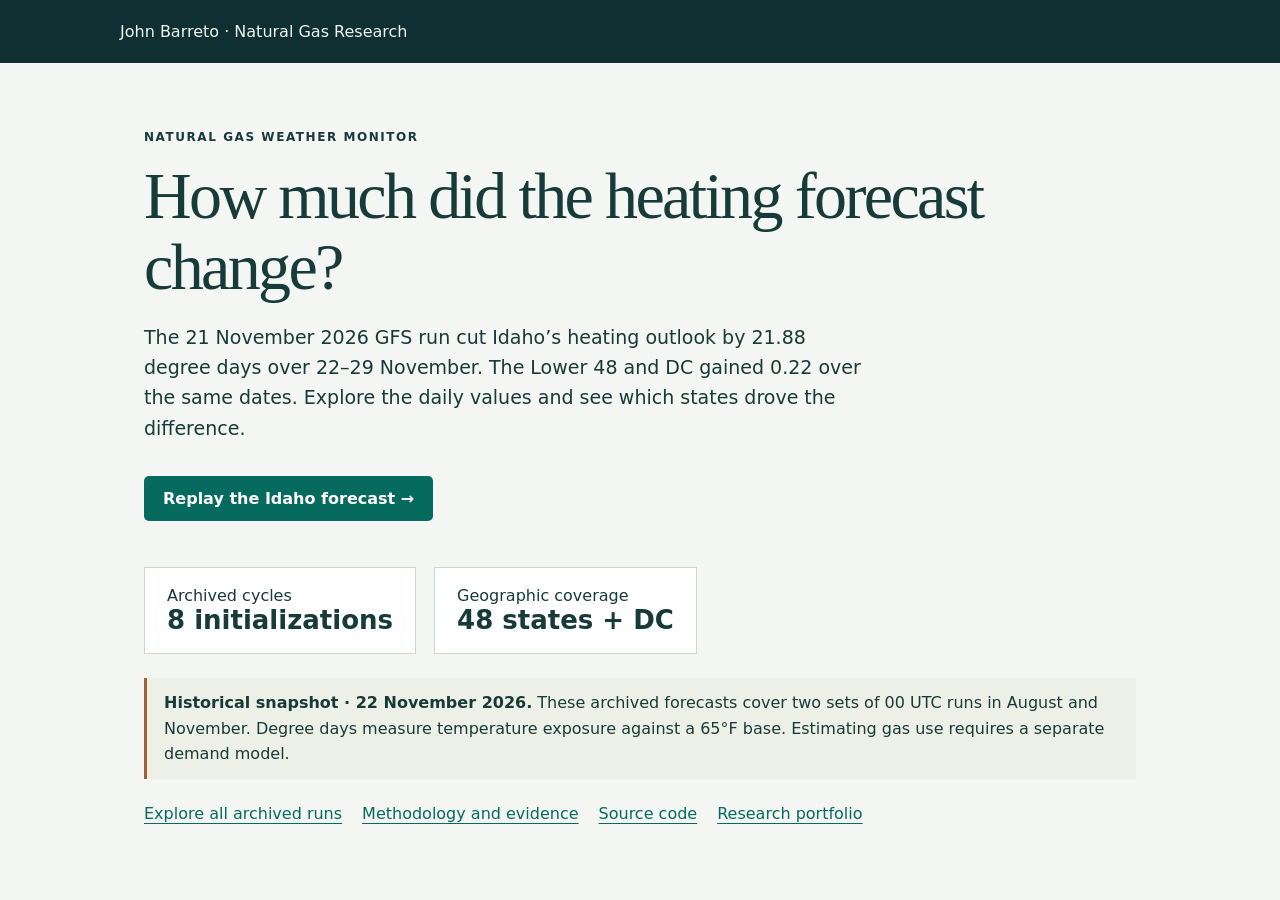
<file: index.html>
<!doctype html>
<html lang="en"><head><meta charset="utf-8"><meta name="viewport" content="width=device-width,initial-scale=1"><meta name="description" content="Compare archived GFS runs across identical valid dates and examine state-level heating and cooling exposure."><meta name="theme-color" content="#102f32"><title>Natural Gas Weather Monitor · John Barreto</title>
<style>:root{color-scheme:light;font-family:system-ui,sans-serif;color:#173b38;background:#f3f6f2}*{box-sizing:border-box}body{margin:0}header{padding:22px max(24px,calc((100% - 1040px)/2));background:#102f32;color:#edf7ee}header a{color:inherit}main{max-width:1040px;margin:auto;padding:55px 24px}.eyebrow{text-transform:uppercase;letter-spacing:.13em;font-size:12px;font-weight:700}h1{font:normal clamp(36px,6vw,66px)/1.08 Georgia,serif;letter-spacing:-.04em;margin:16px 0}.intro{font-size:19px;max-width:720px;line-height:1.6}a{color:#076a5e;text-underline-offset:4px}.open{display:inline-block;background:#076a5e;color:white;padding:13px 19px;border-radius:5px;font-weight:650;text-decoration:none;margin:14px 0 22px}.facts{display:flex;flex-wrap:wrap;gap:18px;margin:24px 0}.facts>div{border:1px solid #cbd8ce;padding:18px 22px;min-width:240px;background:white}strong{display:block;font-size:26px}.note{border-left:3px solid #a75d35;padding:12px 17px;line-height:1.6;background:#edf0e6}nav{display:flex;flex-wrap:wrap;gap:20px;margin-top:25px}:focus-visible{outline:3px solid #ad6138;outline-offset:4px}footer{margin-top:38px;color:#4e655e;font-size:14px}.skip{position:absolute;left:8px;top:-80px;background:white;padding:9px}.skip:focus{top:8px}</style></head>
<body><a class="skip" href="#main">Skip to project</a><header>John Barreto · Natural Gas Research</header><main id="main"><p class="eyebrow">Natural Gas Weather Monitor</p><h1>How much did the heating forecast change?</h1><p class="intro">The 21 November 2026 GFS run cut Idaho’s heating outlook by 21.88 degree days over 22–29 November. The Lower 48 and DC gained 0.22 over the same dates. Explore the daily values and see which states drove the difference.</p><a class="open" href="lab/weather/?earlier=2026-11-20T00:00:00Z&amp;later=2026-11-21T00:00:00Z&amp;metric=hdd&amp;region=ID">Replay the Idaho forecast →</a><div class="facts"><div><span>Archived cycles</span><strong>8 initializations</strong></div><div><span>Geographic coverage</span><strong>48 states + DC</strong></div></div><p class="note"><b>Historical snapshot · 22 November 2026.</b> These archived forecasts cover two sets of 00 UTC runs in August and November. Degree days measure temperature exposure against a 65°F base. Estimating gas use requires a separate demand model.</p><nav aria-label="Project resources"><a href="lab/weather/">Explore all archived runs</a><a href="https://github.com/NeuraX-JB/natural-gas-weather-monitor/blob/main/lab/weather/README.md">Methodology and evidence</a><a href="https://github.com/NeuraX-JB/natural-gas-weather-monitor">Source code</a><a href="https://github.com/NeuraX-JB">Research portfolio</a></nav></main></body></html>
</file>
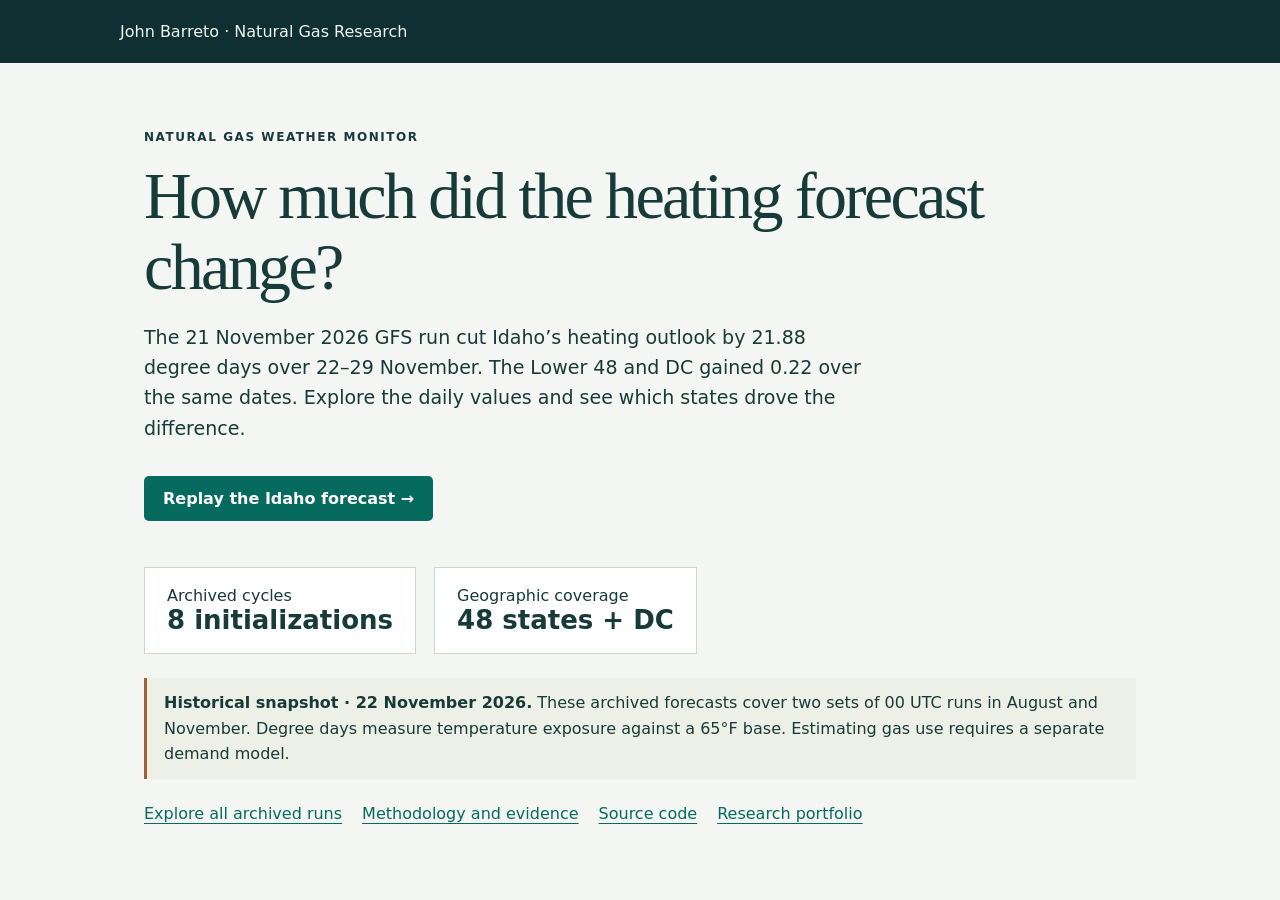
<file: lab/index.html>
<!doctype html><html lang="en"><head><meta charset="utf-8"><meta name="viewport" content="width=device-width,initial-scale=1"><meta http-equiv="refresh" content="0; url=../"><title>Project home</title></head><body><p><a href="../">Open the project home</a></p></body></html>
</file>
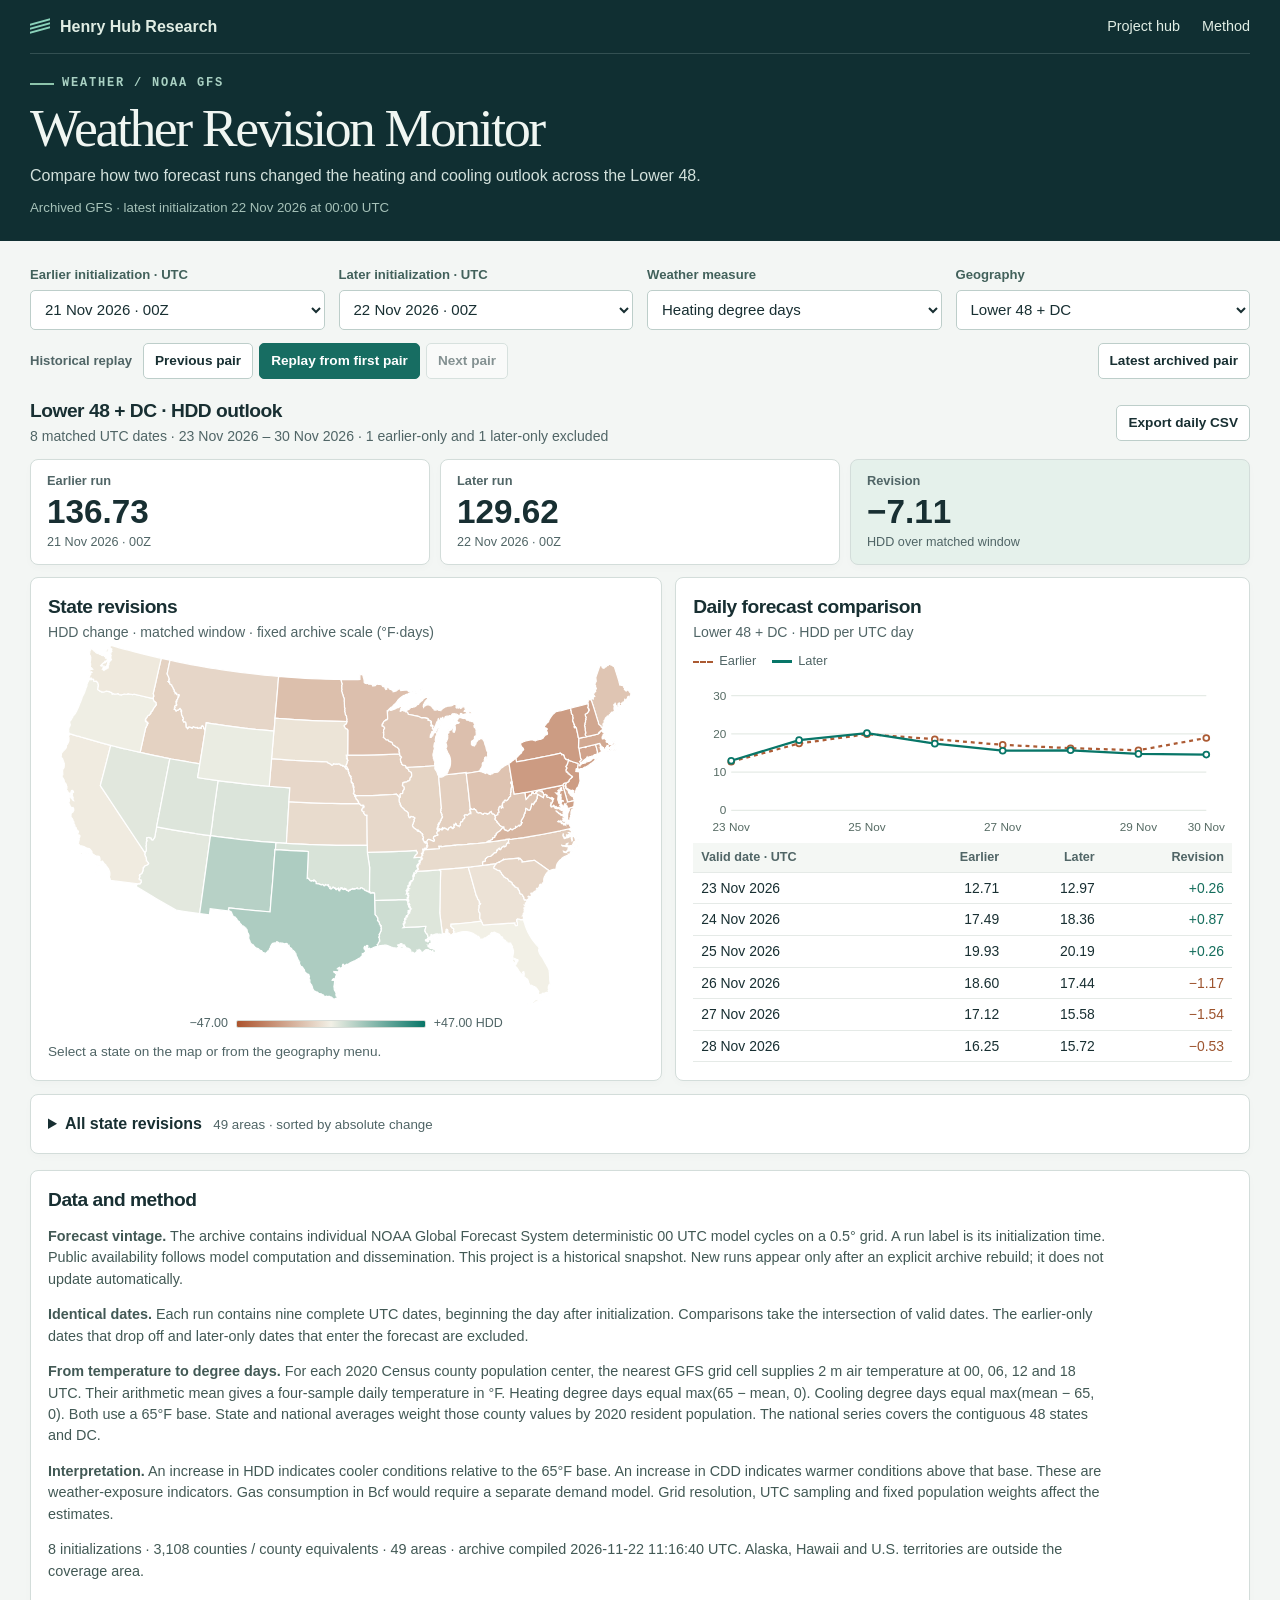
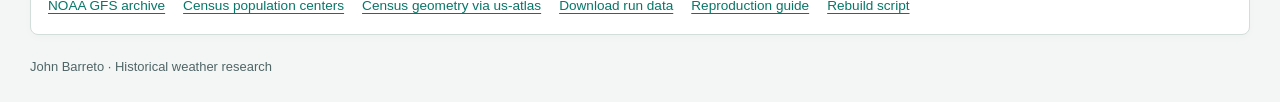
<file: lab/weather/index.html>
<!doctype html>
<html lang="en">
  <head>
    <meta charset="utf-8" />
    <meta name="viewport" content="width=device-width,initial-scale=1" />
    <title>Natural Gas Weather Revision Monitor | Henry Hub Research</title>
    <meta
      name="description"
      content="Compare archived NOAA GFS forecasts on identical dates. Explore population-weighted heating and cooling degree-day revisions by state."
    />
    <link rel="stylesheet" href="style.css" />
    <script defer src="engine.js"></script>
    <script defer src="app.js"></script>
  </head>
  <body>
    <a class="skip" href="#monitor">Skip to monitor</a>
    <header>
      <div class="mast wrap">
        <a href="../../" class="brand"
          ><span aria-hidden="true" class="brandmark"
            ><i></i><i></i><i></i></span
          >Henry Hub Research</a
        >
        <nav><a href="../../">Project hub</a><a href="#method">Method</a></nav>
      </div>
      <div class="hero wrap">
        <div class="kicker"><span></span> WEATHER / NOAA GFS</div>
        <h1>Weather Revision Monitor</h1>
        <p>
          Compare how two forecast runs changed the heating and cooling outlook
          across the Lower 48.
        </p>
        <div class="vintage" id="vintage">
          Loading archived model initialization times…
        </div>
      </div>
    </header>
    <main class="wrap" id="monitor">
      <noscript><p class="note">JavaScript is needed for interactive comparisons. You can <a href="runs.json">download the archived runs</a>, inspect the <a href="https://github.com/NeuraX-JB/natural-gas-weather-monitor/blob/main/lab/weather/README.md">methodology</a>, or use the source files locally.</p></noscript>
      <p id="link-warning" class="note" role="status" hidden></p>
      <section class="controlbox" aria-label="Select forecast runs">
        <div class="ctrl">
          <label for="earlier">Earlier initialization · UTC</label
          ><select disabled id="earlier"></select>
        </div>
        <div class="ctrl">
          <label for="later">Later initialization · UTC</label
          ><select disabled id="later"></select>
        </div>
        <div class="ctrl">
          <label for="metric">Weather measure</label
          ><select disabled id="metric">
            <option value="hdd">Heating degree days</option>
            <option value="cdd">Cooling degree days</option>
            <option value="both">Heating + cooling degree days</option>
          </select>
        </div>
        <div class="ctrl">
          <label for="region">Geography</label
          ><select disabled id="region"></select>
        </div>
      </section>
      <div class="replay">
        <span>Historical replay</span
        ><button id="back" disabled type="button">Previous pair</button
        ><button id="play" disabled type="button">Play replay</button
        ><button id="next" disabled type="button">Next pair</button
        ><button id="latest" disabled type="button">Latest archived pair</button>
      </div>
      <p id="message" role="status" hidden></p>
      <div id="content" hidden>
        <div class="summary-head">
          <div>
            <h2 id="headline" tabindex="-1">Matched outlook</h2>
            <p id="window"></p>
          </div>
          <button type="button" disabled id="csv">Export daily CSV</button>
        </div>
        <section
          class="stats"
          id="stats"
          aria-label="Matched degree-day totals"
        ></section>
        <section class="panels">
          <article class="panel">
            <div class="panelhead">
              <h2>State revisions</h2>
              <p id="mapcaption">Newer forecast minus earlier forecast</p>
            </div>
            <div class="map-wrap">
              <svg
                id="map"
                role="group"
                aria-label="Clickable map of state revisions"
              ></svg>
            </div>
            <div class="legend">
              <span id="low"></span><i aria-hidden="true"></i
              ><span id="high"></span>
            </div>
            <p class="note" id="mapnote"></p>
          </article>
          <article class="panel chartpanel">
            <div class="panelhead">
              <h2>Daily forecast comparison</h2>
              <p id="chartcaption"></p>
            </div>
            <div class="chartlegend">
              <span><b></b>Earlier</span><span><b></b>Later</span>
            </div>
            <div id="dailychart"></div>
            <div class="tablearea" tabindex="0" role="region" aria-label="Weather values, horizontally scrollable">
              <table>
                <thead>
                  <tr>
                    <th scope="col">Valid date · UTC</th>
                    <th scope="col">Earlier</th>
                    <th scope="col">Later</th>
                    <th scope="col">Revision</th>
                  </tr>
                </thead>
                <tbody id="dailytbody"></tbody>
              </table>
            </div>
          </article>
        </section>
        <details class="panel statetable">
          <summary>
            All state revisions
            <small>49 areas · sorted by absolute change</small>
          </summary>
          <div class="tablearea" tabindex="0" role="region" aria-label="Weather values, horizontally scrollable">
            <table>
              <thead>
                <tr>
                  <th scope="col">State / district</th>
                  <th scope="col">Earlier</th>
                  <th scope="col">Later</th>
                  <th scope="col">Revision</th>
                </tr>
              </thead>
              <tbody id="statetbody"></tbody>
            </table>
          </div>
        </details>
      </div>
      <section class="panel method" id="method">
        <h2>Data and method</h2>
        <p>
          <strong>Forecast vintage.</strong> The archive contains individual
          NOAA Global Forecast System deterministic 00 UTC model cycles on a
          0.5° grid. A run label is its initialization time. Public availability
          follows model computation and dissemination. This project is a historical snapshot. New runs appear only after an explicit archive rebuild; it does not update automatically.
        </p>
        <p>
          <strong>Identical dates.</strong> Each run contains nine complete UTC
          dates, beginning the day after initialization. Comparisons take the
          intersection of valid dates. The earlier-only dates that drop off and
          later-only dates that enter the forecast are excluded.
        </p>
        <p>
          <strong>From temperature to degree days.</strong> For each 2020 Census
          county population center, the nearest GFS grid cell supplies 2 m air
          temperature at 00, 06, 12 and 18 UTC. Their arithmetic mean gives a
          four-sample daily temperature in °F. Heating degree days equal max(65
          − mean, 0). Cooling degree days equal max(mean − 65, 0). Both use a
          65°F base. State and national averages weight those county values by
          2020 resident population. The national series covers the contiguous 48
          states and DC.
        </p>
        <p>
          <strong>Interpretation.</strong> An increase in HDD indicates cooler
          conditions relative to the 65°F base. An increase in CDD indicates
          warmer conditions above that base. These are weather-exposure
          indicators. Gas consumption in Bcf would require a separate demand
          model. Grid resolution, UTC sampling and fixed population weights
          affect the estimates.
        </p>
        <p id="coverage"></p>
        <div class="sources">
          <a href="https://registry.opendata.aws/noaa-gfs-bdp-pds/"
            >NOAA GFS archive</a
          ><a
            href="https://www.census.gov/geographies/reference-files/time-series/geo/centers-population.2020.html"
            >Census population centers</a
          ><a href="https://github.com/topojson/us-atlas"
            >Census geometry via us-atlas</a
          ><a href="runs.json" download>Download run data</a
          ><a href="README.md">Reproduction guide</a
          ><a href="research/build_runs.py" download>Rebuild script</a>
        </div>
      </section>
      <footer>John Barreto · Historical weather research</footer>
    </main>
  </body>
</html>
</file>
<file: lab/weather/style.css>
:root {
  color-scheme: light;
  --paper: #f3f6f4;
  --ink: #182f32;
  --muted: #506566;
  --rule: #d3ddda;
  --deep: #102f32;
  --teal: #087668;
  --amber: #ab5a32;
  --ui: "Inter", "Segoe UI", Arial, sans-serif;
}
* {
  box-sizing: border-box;
}
body {
  margin: 0;
  color: var(--ink);
  font: 16px/1.48 var(--ui);
  background: var(--paper);
}
a {
  color: var(--teal);
  text-underline-offset: 3px;
}
.skip {
  position: absolute;
  top: -80px;
  left: 0;
  background: white;
  padding: 9px;
  z-index: 2;
}
.skip:focus {
  top: 0;
}
.wrap {
  width: min(1220px, calc(100% - 48px));
  margin: auto;
}
header {
  background: var(--deep);
  color: #f0f6f2;
}
header a {
  color: #e0ede4;
  text-decoration: none;
}
.mast {
  display: flex;
  align-items: center;
  justify-content: space-between;
  min-height: 54px;
  border-bottom: 1px solid #335052;
}
.brand {
  font-weight: 700;
  display: flex;
  align-items: center;
  gap: 10px;
}
.brandmark {
  display: grid;
  gap: 2px;
  transform: skewY(-15deg);
}
.brandmark i {
  display: block;
  width: 20px;
  height: 2px;
  background: #8ad2ba;
}
.mast nav {
  display: flex;
  gap: 22px;
  font-size: 0.9rem;
}
.hero {
  padding: 22px 0 24px;
}
.kicker {
  font:
    650 0.75rem/1.3 ui-monospace,
    monospace;
  letter-spacing: 0.15em;
  color: #a9d1c3;
  display: flex;
  align-items: center;
  gap: 8px;
}
.kicker span {
  width: 24px;
  height: 2px;
  background: #8dc4ab;
}
.hero h1 {
  font:
    normal clamp(2.2rem, 4.2vw, 4.15rem) / 1.05 Georgia,
    "Times New Roman",
    serif;
  letter-spacing: -0.045em;
  margin: 8px 0;
}
.hero p {
  margin: 0;
  color: #d2e1dc;
  max-width: 780px;
}
.vintage {
  margin-top: 10px;
  color: #a6c2b9;
  font-size: 0.83rem;
}
.controlbox {
  padding-top: 24px;
  display: grid;
  grid-template-columns: repeat(4, minmax(0, 1fr));
  gap: 14px;
}
.ctrl {
  display: flex;
  flex-direction: column;
  gap: 5px;
}
.ctrl label {
  color: #42615b;
  font-size: 0.82rem;
  font-weight: 650;
}
select,
button {
  font: inherit;
  color: var(--ink);
  border: 1px solid #bdceca;
  border-radius: 5px;
  background: #fff;
}
select {
  font-size: 0.94rem;
  width: 100%;
  padding: 8px 30px 8px 10px;
  min-height: 40px;
}
.replay {
  display: flex;
  flex-wrap: wrap;
  gap: 6px;
  align-items: center;
  margin: 13px 0 20px;
}
.replay span {
  font-weight: 600;
  font-size: 0.82rem;
  color: var(--muted);
  margin-right: 5px;
}
button {
  cursor: pointer;
  font-size: 0.85rem;
  padding: 7px 11px;
  font-weight: 600;
}
button:hover {
  background: #e5f1ea;
  border-color: #96b8aa;
}
button:disabled {
  cursor: default;
  opacity: 0.5;
}
.replay #play {
  color: white;
  background: #176d62;
  border-color: #176d62;
}
.replay #latest {
  margin-left: auto;
}
select:focus-visible,
button:focus-visible,
a:focus-visible,
summary:focus-visible,
path:focus-visible {
  outline: 3px solid #d1935d;
  outline-offset: 3px;
}
h2 {
  margin: 0;
  font-size: 1.2rem;
  line-height: 1.25;
  letter-spacing: -0.025em;
}
.summary-head,
.panelhead {
  display: flex;
  justify-content: space-between;
  align-items: center;
  gap: 12px;
}
.summary-head,
.stats {
  margin-bottom: 12px;
}
.summary-head p,
.panelhead p {
  color: var(--muted);
  font-size: 0.88rem;
  margin: 3px 0 0;
}
.summary-head button {
  white-space: nowrap;
}
.stats {
  display: grid;
  grid-template-columns: repeat(3, minmax(0, 1fr));
  gap: 10px;
}
.stats article,
.panel {
  background: white;
  border: 1px solid var(--rule);
  border-radius: 8px;
  box-shadow: 0 3px 8px #0c322b05;
}
.stats article {
  padding: 12px 16px;
  display: flex;
  flex-direction: column;
  justify-content: center;
  gap: 2px;
}
.stats article:last-child {
  background: #e5f1eb;
}
.stats article small {
  font-size: 0.8rem;
  color: var(--muted);
  font-weight: 600;
}
.stats strong {
  font-size: clamp(1.55rem, 2.6vw, 2.35rem);
  font-variant-numeric: tabular-nums;
  line-height: 1.15;
}
.stats span {
  font-size: 0.79rem;
  color: var(--muted);
}
.panels {
  display: grid;
  grid-template-columns: 1.1fr 1fr;
  gap: 13px;
  align-items: stretch;
}
.panel {
  padding: 17px;
  min-width: 0;
}
.panelhead {
  display: block;
}
.map-wrap {
  width: 100%;
  display: flex;
  align-items: center;
  justify-content: center;
  min-height: 210px;
}
.map-wrap svg {
  width: 100%;
  height: auto;
  max-height: 365px;
  overflow: visible;
}
.map-wrap path {
  cursor: pointer;
  stroke: white;
  stroke-width: 1.2;
  vector-effect: non-scaling-stroke;
}
.map-wrap path:hover,
.map-wrap path.active,
.map-wrap path:focus {
  stroke: #132e30;
  stroke-width: 2;
}
.legend {
  max-width: 365px;
  margin: 7px auto;
  display: flex;
  gap: 8px;
  align-items: center;
  justify-content: center;
  font-size: 0.78rem;
  color: var(--muted);
}
.legend i {
  width: 52%;
  height: 8px;
  border: 1px solid #d7dcd7;
  border-radius: 2px;
  background: linear-gradient(90deg, #ac542e, #f2f0e6, #087668);
}
.note {
  color: var(--muted);
  font-size: 0.85rem;
  margin: 9px 0 0;
  min-height: 1.5em;
}
.chartlegend {
  display: flex;
  gap: 16px;
  color: var(--muted);
  font-size: 0.8rem;
  margin: 10px 0;
}
.chartlegend span {
  display: flex;
  align-items: center;
  gap: 6px;
}
.chartlegend b {
  width: 20px;
  border-top: 2px dashed var(--amber);
}
.chartlegend span:last-child b {
  border-top: 3px solid var(--teal);
}
#dailychart svg {
  width: 100%;
  display: block;
  height: auto;
  max-height: 167px;
}
.tablearea {
  max-height: 300px;
  overflow: auto;
}
.chartpanel .tablearea {
  max-height: 220px;
}
table {
  width: 100%;
  border-collapse: collapse;
  font-size: 0.87rem;
  font-variant-numeric: tabular-nums;
}
th,
td {
  padding: 5px 8px;
  text-align: right;
  border-bottom: 1px solid #e5eae7;
  white-space: nowrap;
}
th:first-child,
td:first-child {
  text-align: left;
}
thead th {
  position: sticky;
  top: 0;
  background: #f4f7f4;
  font-size: 0.79rem;
  color: var(--muted);
}
.statetable {
  margin: 13px 0;
}
.statetable summary {
  cursor: pointer;
  font-weight: 600;
}
.statetable summary small {
  font-weight: 400;
  color: var(--muted);
  margin-left: 7px;
}
.statetable .tablearea {
  margin-top: 12px;
}
.statetable button {
  padding: 0;
  border: 0;
  background: transparent;
  color: var(--teal);
  text-decoration: underline;
}
.method {
  margin: 16px 0;
}
.method p {
  font-size: 0.9rem;
  color: #425955;
  max-width: 1060px;
}
.sources {
  display: flex;
  flex-wrap: wrap;
  gap: 8px 18px;
  font-size: 0.85rem;
}
.pos {
  color: #146d5c;
}
.neg {
  color: #9d542e;
}
#message {
  background: #fff4dc;
  border: 1px solid #e6d4a3;
  padding: 14px;
  border-radius: 6px;
}
footer {
  font-size: 0.81rem;
  color: var(--muted);
  padding: 6px 0 26px;
}
@media (max-width: 860px) {
  .controlbox {
    grid-template-columns: repeat(2, minmax(0, 1fr));
  }
  .panels {
    grid-template-columns: 1fr;
  }
  .map-wrap svg {
    max-height: 335px;
  }
  .chartpanel .tablearea {
    max-height: 255px;
  }
}
@media (max-width: 560px) {
  .wrap {
    width: calc(100% - 24px);
  }
  .mast nav {
    gap: 12px;
    font-size: 0.82rem;
  }
  .hero {
    padding-top: 17px;
  }
  .controlbox {
    gap: 8px;
    padding-top: 15px;
  }
  .ctrl label {
    font-size: 0.76rem;
  }
  .ctrl select {
    font-size: 0.84rem;
    padding: 7px 4px;
  }
  .stats {
    gap: 5px;
  }
  .stats article {
    padding: 9px 8px;
  }
  .stats article small,
  .stats article span {
    font-size: 0.72rem;
  }
  .summary-head {
    align-items: start;
  }
  .summary-head h2 {
    font-size: 1.04rem;
  }
  .summary-head p {
    font-size: 0.8rem;
  }
  .panel {
    padding: 12px;
  }
  .replay #latest {
    margin-left: 0;
  }
  .replay span {
    width: 100%;
  }
  .statetable summary small {
    display: block;
    margin-left: 17px;
  }
  .map-wrap {
    min-height: 0;
  }
}
[hidden] {
  display: none !important;
}

.tablearea:focus-visible,#headline:focus-visible{outline:3px solid #d1935d;outline-offset:3px}#headline:focus:not(:focus-visible){outline:none}
</file>
